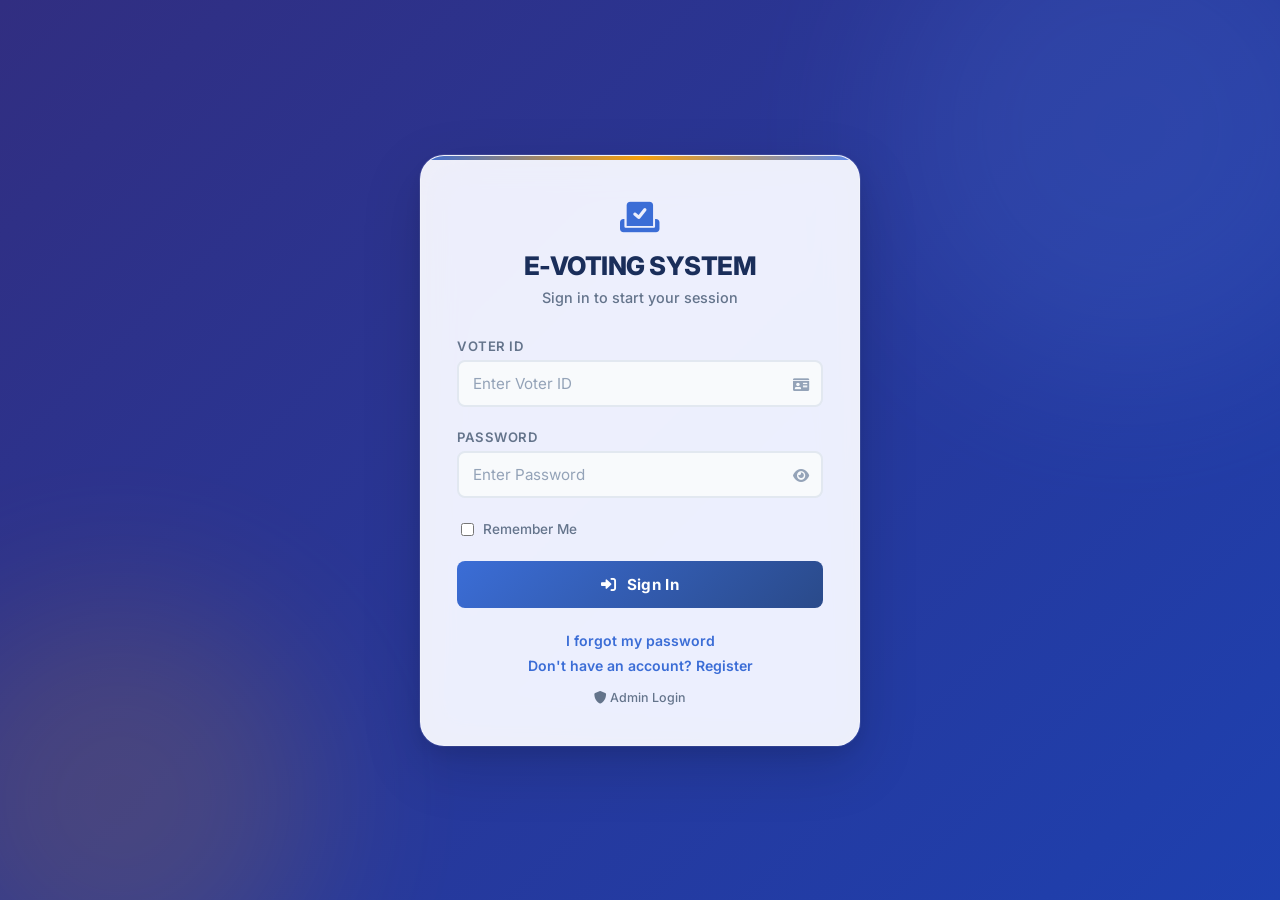
<file: index.html>
<!DOCTYPE html>
<html lang="en">

<head>
    <meta charset="UTF-8">
    <meta name="viewport" content="width=device-width, initial-scale=1.0">
    <meta name="description"
        content="E-Voting System — Secure voter login portal. Sign in with your Voter ID to cast your vote.">
    <title>E-Voting System | Login</title>
    <link rel="stylesheet" href="https://cdnjs.cloudflare.com/ajax/libs/font-awesome/6.0.0/css/all.min.css">
    <link href="https://fonts.googleapis.com/css2?family=Inter:wght@400;500;600;700;800&display=swap" rel="stylesheet">
    <link rel="stylesheet" href="css/main.css">
</head>

<body>

    <div class="auth-page-bg">
        <div class="auth-container">
            <div class="auth-box">
                <div class="auth-header">
                    <div style="font-size: 2.2rem; margin-bottom: 12px; color: var(--secondary-color);">
                        <i class="fas fa-vote-yea" aria-hidden="true"></i>
                    </div>
                    <h2>E-VOTING SYSTEM</h2>
                    <p>Sign in to start your session</p>
                </div>

                <form id="loginForm">
                    <div class="input-group">
                        <label for="voterId">Voter ID</label>
                        <input type="text" id="voterId" placeholder="Enter Voter ID" required autocomplete="username">
                        <i class="fas fa-id-card icon" aria-hidden="true"></i>
                    </div>

                    <div class="input-group">
                        <label for="password">Password</label>
                        <input type="password" id="password" placeholder="Enter Password" required
                            autocomplete="current-password">
                        <i class="fas fa-eye icon toggle-password" id="togglePassword" id="toggleIcon"
                            aria-label="Toggle password visibility"></i>
                    </div>

                    <div
                        style="display: flex; justify-content: space-between; align-items: center; margin-bottom: 22px; font-size: 0.85rem;">
                        <div style="display: flex; align-items: center; gap: 6px;">
                            <input type="checkbox" id="remember" style="accent-color: var(--secondary-color);">
                            <label for="remember"
                                style="color: var(--text-muted); cursor: pointer; font-weight: 500;">Remember Me</label>
                        </div>
                    </div>

                    <button type="submit" class="btn-primary">
                        <i class="fas fa-sign-in-alt" aria-hidden="true" style="margin-right: 6px;"></i> Sign In
                    </button>
                </form>

                <div class="auth-link" style="display: flex; flex-direction: column; gap: 8px;">
                    <a href="forgot_password.html">I forgot my password</a>
                    <a href="register.html">Don't have an account? Register</a>
                    <a href="admin_login.html"
                        style="color: var(--text-muted); font-size: 0.78rem; margin-top: 8px; font-weight: 500;">
                        <i class="fas fa-shield-alt" aria-hidden="true" style="margin-right: 4px;"></i>Admin Login
                    </a>
                </div>
            </div>
        </div>
    </div>

    <script src="js/utils.js"></script>
    <script src="js/auth.js"></script>

</body>

</html>
</file>
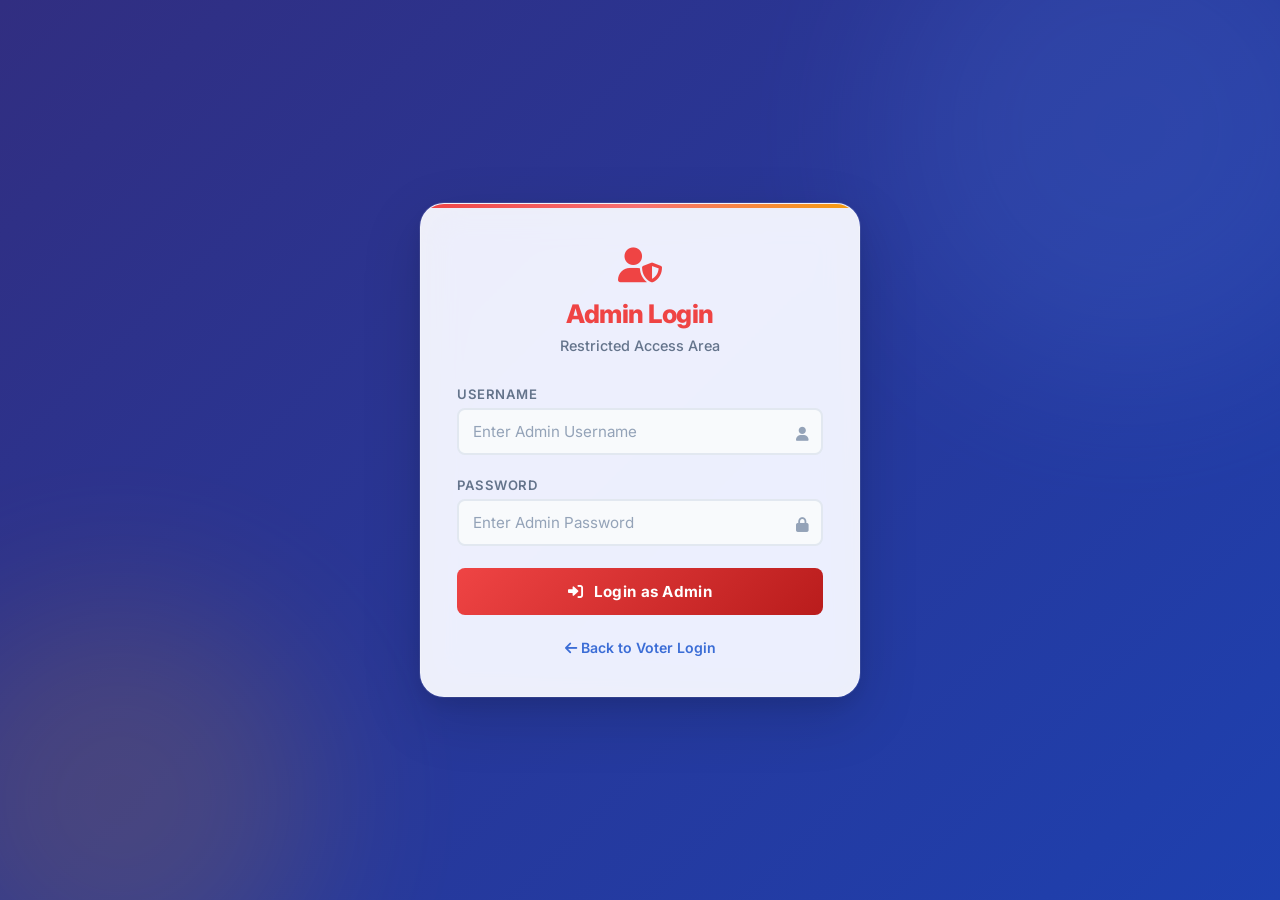
<file: admin_dashboard.html>
<!DOCTYPE html>
<html lang="en">

<head>
    <meta charset="UTF-8">
    <meta name="viewport" content="width=device-width, initial-scale=1.0">
    <meta name="description"
        content="E-Voting Admin Dashboard — Manage candidates, view live results, and administer elections securely.">
    <title>E-Voting | Admin Dashboard</title>
    <link rel="stylesheet" href="https://cdnjs.cloudflare.com/ajax/libs/font-awesome/6.0.0/css/all.min.css">
    <link href="https://fonts.googleapis.com/css2?family=Inter:wght@400;500;600;700;800&display=swap" rel="stylesheet">
    <link rel="stylesheet" href="css/main.css">
    <style>
        /* ── Layout ── */
        body {
            display: flex;
            height: 100vh;
            overflow: hidden;
            background: var(--bg-color);
        }

        /* ── Sidebar ── */
        .sidebar {
            width: 270px;
            background: linear-gradient(180deg, #0c1929 0%, #152847 50%, #1e3a6e 100%);
            color: white;
            display: flex;
            flex-direction: column;
            padding: 0;
            box-shadow: 4px 0 24px rgba(0, 0, 0, 0.2);
            transition: transform 0.3s cubic-bezier(.4, 0, .2, 1);
            z-index: 200;
            flex-shrink: 0;
        }

        .sidebar-header {
            text-align: center;
            padding: 28px 24px;
            border-bottom: 1px solid rgba(255, 255, 255, 0.06);
            background: rgba(0, 0, 0, 0.15);
        }

        .sidebar-header h3 {
            margin: 0;
            font-size: 1.15rem;
            font-weight: 800;
            letter-spacing: -0.01em;
            display: flex;
            align-items: center;
            justify-content: center;
            gap: 10px;
        }

        .sidebar-header h3 i {
            color: var(--accent-color);
            font-size: 1.3rem;
        }

        .nav-links {
            list-style: none;
            padding: 16px 0;
            margin: 0;
            flex-grow: 1;
        }

        .nav-links li {
            padding: 0;
        }

        .nav-links a {
            display: flex;
            align-items: center;
            gap: 12px;
            padding: 14px 28px;
            color: rgba(255, 255, 255, 0.55);
            text-decoration: none;
            transition: all 0.25s ease;
            border-left: 3px solid transparent;
            cursor: pointer;
            font-size: 0.92rem;
            font-weight: 600;
        }

        .nav-links a:hover,
        .nav-links a.active {
            background-color: rgba(255, 255, 255, 0.07);
            color: white;
            border-left-color: var(--accent-color);
        }

        .nav-links a.active {
            background-color: rgba(255, 255, 255, 0.1);
        }

        .nav-links a:focus-visible {
            outline: 2px solid var(--accent-color);
            outline-offset: -2px;
        }

        .nav-links i {
            width: 22px;
            text-align: center;
            font-size: 1rem;
        }

        .logout-btn {
            background: linear-gradient(135deg, rgba(239, 68, 68, 0.9), rgba(185, 28, 28, 0.9));
            color: white;
            border: none;
            padding: 15px;
            text-align: center;
            cursor: pointer;
            text-decoration: none;
            font-weight: 700;
            display: flex;
            align-items: center;
            justify-content: center;
            gap: 8px;
            transition: all var(--transition);
            font-size: 0.92rem;
            font-family: var(--font);
        }

        .logout-btn:hover {
            background: linear-gradient(135deg, #dc2626, #991b1b);
        }

        .logout-btn:focus-visible {
            outline: 2px solid white;
            outline-offset: -2px;
        }

        /* ── Mobile Sidebar Toggle ── */
        .sidebar-toggle {
            display: none;
            position: fixed;
            top: 16px;
            left: 16px;
            z-index: 300;
            background: var(--primary-color);
            color: white;
            border: none;
            width: 44px;
            height: 44px;
            border-radius: var(--radius-sm);
            font-size: 1.2rem;
            cursor: pointer;
            box-shadow: var(--shadow-md);
            transition: all var(--transition);
            font-family: var(--font);
        }

        .sidebar-toggle:hover {
            background: var(--secondary-color);
            transform: scale(1.05);
        }

        .sidebar-overlay {
            display: none;
            position: fixed;
            top: 0;
            left: 0;
            width: 100%;
            height: 100%;
            background: rgba(0, 0, 0, 0.5);
            z-index: 150;
            backdrop-filter: blur(3px);
        }

        /* ── Main Content ── */
        .main-content {
            flex-grow: 1;
            padding: 32px;
            overflow-y: auto;
            background-color: var(--bg-color);
        }

        .header {
            margin-bottom: 28px;
            display: flex;
            justify-content: space-between;
            align-items: center;
            flex-wrap: wrap;
            gap: 12px;
        }

        .header h1 {
            color: var(--primary-color);
            margin: 0;
            font-size: 1.65rem;
            font-weight: 800;
            letter-spacing: -0.02em;
        }

        /* ── Stat Cards ── */
        .stats-grid {
            display: grid;
            grid-template-columns: repeat(auto-fit, minmax(240px, 1fr));
            gap: 20px;
            margin-bottom: 30px;
        }

        .stat-card {
            background: var(--card-bg);
            padding: 24px;
            border-radius: var(--radius-lg);
            box-shadow: var(--shadow-sm);
            display: flex;
            align-items: center;
            justify-content: space-between;
            transition: transform var(--transition), box-shadow var(--transition);
            border: 1px solid var(--border-color);
            position: relative;
            overflow: hidden;
        }

        .stat-card::before {
            content: '';
            position: absolute;
            top: 0;
            left: 0;
            right: 0;
            height: 3px;
            opacity: 0;
            transition: opacity var(--transition);
        }

        .stat-card:nth-child(1)::before {
            background: linear-gradient(90deg, #3b82f6, #60a5fa);
        }

        .stat-card:nth-child(2)::before {
            background: linear-gradient(90deg, #10b981, #34d399);
        }

        .stat-card:nth-child(3)::before {
            background: linear-gradient(90deg, #f59e0b, #fbbf24);
        }

        .stat-card:hover {
            transform: translateY(-3px);
            box-shadow: var(--shadow-md);
        }

        .stat-card:hover::before {
            opacity: 1;
        }

        .stat-info h3 {
            margin: 0;
            font-size: 2rem;
            color: var(--primary-color);
            font-weight: 800;
            letter-spacing: -0.02em;
        }

        .stat-info p {
            margin: 4px 0 0;
            color: var(--text-muted);
            font-size: 0.85rem;
            font-weight: 500;
        }

        .stat-icon {
            width: 52px;
            height: 52px;
            border-radius: var(--radius-md);
            display: flex;
            align-items: center;
            justify-content: center;
            font-size: 1.4rem;
        }

        .stat-icon.voters {
            background: linear-gradient(135deg, #dbeafe, #bfdbfe);
            color: #2563eb;
        }

        .stat-icon.votes {
            background: linear-gradient(135deg, #d1fae5, #a7f3d0);
            color: #059669;
        }

        .stat-icon.turnout {
            background: linear-gradient(135deg, #fef3c7, #fde68a);
            color: #d97706;
        }

        /* ── Sections ── */
        .section {
            display: none;
            animation: sectionFadeIn 0.35s ease-out;
        }

        .section.active {
            display: block;
        }

        @keyframes sectionFadeIn {
            from {
                opacity: 0;
                transform: translateY(8px);
            }

            to {
                opacity: 1;
                transform: translateY(0);
            }
        }

        .panel {
            background: var(--card-bg);
            padding: 28px;
            border-radius: var(--radius-lg);
            box-shadow: var(--shadow-sm);
            margin-bottom: 28px;
            border: 1px solid var(--border-color);
        }

        .panel-header {
            display: flex;
            justify-content: space-between;
            align-items: center;
            margin-bottom: 22px;
            border-bottom: 1px solid var(--border-color);
            padding-bottom: 16px;
        }

        .panel-header h2 {
            margin: 0;
            color: var(--primary-color);
            font-size: 1.1rem;
            font-weight: 700;
        }

        /* ── Tables ── */
        table {
            width: 100%;
            border-collapse: collapse;
        }

        th,
        td {
            text-align: left;
            padding: 14px 16px;
            border-bottom: 1px solid var(--border-color);
        }

        th {
            background-color: #f8fafc;
            color: var(--text-muted);
            font-weight: 700;
            font-size: 0.78rem;
            text-transform: uppercase;
            letter-spacing: 0.6px;
        }

        tr {
            transition: background var(--transition);
        }

        tr:hover td {
            background-color: #f8fafc;
        }

        tr:last-child td {
            border-bottom: none;
        }

        .btn-sm {
            padding: 8px 12px;
            border-radius: var(--radius-sm);
            border: none;
            cursor: pointer;
            color: white;
            margin-right: 6px;
            transition: all var(--transition);
            font-size: 0.82rem;
            font-family: var(--font);
            font-weight: 600;
            display: inline-flex;
            align-items: center;
            gap: 4px;
        }

        .btn-sm:hover {
            transform: translateY(-1px);
            box-shadow: 0 3px 10px rgba(0, 0, 0, 0.15);
        }

        .btn-sm:focus-visible {
            outline: 2px solid var(--primary-color);
            outline-offset: 2px;
        }

        .btn-edit {
            background: linear-gradient(135deg, var(--secondary-color), #4b7bd5);
        }

        .btn-delete {
            background: linear-gradient(135deg, var(--danger-color), #dc2626);
        }

        .badge-info {
            background: linear-gradient(135deg, #dbeafe, #bfdbfe);
            color: #1e40af;
            padding: 5px 14px;
            border-radius: 20px;
            font-size: 0.8rem;
            font-weight: 700;
            display: inline-flex;
            align-items: center;
            gap: 4px;
        }

        /* ── Results Bars ── */
        .result-bar-container {
            margin-bottom: 20px;
        }

        .result-labels {
            display: flex;
            justify-content: space-between;
            margin-bottom: 8px;
            font-size: 0.88rem;
            color: var(--text-color);
            font-weight: 500;
        }

        .result-labels strong {
            color: var(--text-muted);
            font-size: 0.85rem;
        }

        .progress-bg {
            background: #e2e8f0;
            height: 24px;
            border-radius: 12px;
            overflow: hidden;
            position: relative;
        }

        .progress-fill {
            height: 100%;
            border-radius: 12px;
            transition: width 1.2s cubic-bezier(0.4, 0, 0.2, 1);
            position: relative;
        }

        .progress-fill::after {
            content: '';
            position: absolute;
            inset: 0;
            background: linear-gradient(90deg, transparent, rgba(255, 255, 255, 0.15));
            border-radius: 12px;
        }

        /* ── Export Button ── */
        .btn-export {
            width: auto;
            background: linear-gradient(135deg, #10b981, #059669);
            color: white;
            border: none;
            padding: 10px 20px;
            border-radius: var(--radius-sm);
            font-weight: 700;
            font-size: 0.88rem;
            font-family: var(--font);
            cursor: pointer;
            display: inline-flex;
            align-items: center;
            gap: 8px;
            transition: all var(--transition);
        }

        .btn-export:hover {
            transform: translateY(-2px);
            box-shadow: 0 4px 14px rgba(16, 185, 129, 0.3);
        }

        /* ── Refresh Button ── */
        .btn-refresh {
            background: var(--primary-color);
            color: white;
            border: none;
            padding: 8px 16px;
            border-radius: var(--radius-sm);
            cursor: pointer;
            font-size: 0.82rem;
            font-family: var(--font);
            font-weight: 600;
            display: inline-flex;
            align-items: center;
            gap: 6px;
            transition: all var(--transition);
        }

        .btn-refresh:hover {
            background: var(--primary-light);
            transform: translateY(-1px);
        }

        /* ── Custom Modal ── */
        .modal-backdrop {
            display: none;
            position: fixed;
            z-index: 1000;
            left: 0;
            top: 0;
            width: 100%;
            height: 100%;
            background-color: rgba(0, 0, 0, 0.5);
            align-items: center;
            justify-content: center;
            backdrop-filter: blur(4px);
        }

        .modal-backdrop.show {
            display: flex;
        }

        .modal-box {
            background-color: var(--card-bg);
            padding: 36px;
            border-radius: var(--radius-xl);
            text-align: center;
            max-width: 440px;
            width: 90%;
            box-shadow: var(--shadow-xl);
            animation: modalSlideIn 0.35s cubic-bezier(0.16, 1, 0.3, 1);
        }

        @keyframes modalSlideIn {
            from {
                transform: translateY(-20px) scale(0.96);
                opacity: 0;
            }

            to {
                transform: translateY(0) scale(1);
                opacity: 1;
            }
        }

        .modal-box h3 {
            margin: 0 0 8px;
            color: var(--primary-color);
            font-size: 1.2rem;
            font-weight: 800;
        }

        .modal-box p {
            color: var(--text-muted);
            margin: 0 0 20px;
            font-size: 0.92rem;
        }

        .modal-box .input-group {
            text-align: left;
            margin-bottom: 20px;
        }

        .modal-actions {
            display: flex;
            gap: 12px;
            justify-content: center;
            margin-top: 8px;
        }

        .btn-modal-cancel {
            background: #e2e8f0;
            color: var(--text-color);
            border: none;
            padding: 10px 24px;
            border-radius: var(--radius-sm);
            cursor: pointer;
            font-weight: 600;
            font-family: var(--font);
            transition: all var(--transition);
        }

        .btn-modal-cancel:hover {
            background: #cbd5e1;
        }

        .btn-modal-confirm {
            background: linear-gradient(135deg, var(--success-color), #059669);
            color: white;
            border: none;
            padding: 10px 24px;
            border-radius: var(--radius-sm);
            cursor: pointer;
            font-weight: 700;
            font-family: var(--font);
            transition: all var(--transition);
        }

        .btn-modal-confirm:hover {
            transform: translateY(-1px);
            box-shadow: 0 4px 14px rgba(16, 185, 129, 0.3);
        }

        .btn-modal-danger {
            background: linear-gradient(135deg, var(--danger-color), #dc2626);
            color: white;
            border: none;
            padding: 10px 24px;
            border-radius: var(--radius-sm);
            cursor: pointer;
            font-weight: 700;
            font-family: var(--font);
            transition: all var(--transition);
        }

        .btn-modal-danger:hover {
            transform: translateY(-1px);
            box-shadow: 0 4px 14px rgba(239, 68, 68, 0.3);
        }

        /* ── Candidates Layout ── */
        .candidates-layout {
            display: grid;
            grid-template-columns: 1fr 2fr;
            gap: 28px;
        }

        /* ── Responsive ── */
        @media (max-width: 768px) {
            .sidebar {
                position: fixed;
                top: 0;
                left: 0;
                height: 100%;
                transform: translateX(-100%);
            }

            .sidebar.open {
                transform: translateX(0);
            }

            .sidebar-overlay.show {
                display: block;
            }

            .sidebar-toggle {
                display: flex;
                align-items: center;
                justify-content: center;
            }

            .main-content {
                padding: 20px;
                padding-top: 72px;
            }

            .candidates-layout {
                grid-template-columns: 1fr;
            }

            .header h1 {
                font-size: 1.3rem;
            }

            .stats-grid {
                grid-template-columns: 1fr;
            }
        }
    </style>
</head>

<body>

    <!-- Mobile sidebar toggle -->
    <button class="sidebar-toggle" id="sidebarToggle" aria-label="Open sidebar menu">
        <i class="fas fa-bars" aria-hidden="true"></i>
    </button>
    <div class="sidebar-overlay" id="sidebarOverlay"></div>

    <nav class="sidebar" id="sidebar" role="navigation" aria-label="Admin navigation">
        <div class="sidebar-header">
            <h3><i class="fas fa-shield-alt" aria-hidden="true"></i> Admin Panel</h3>
        </div>
        <ul class="nav-links">
            <li><a data-target="dashboard" class="active" role="button" tabindex="0"><i class="fas fa-tachometer-alt"
                        aria-hidden="true"></i> Dashboard</a></li>
            <li><a data-target="candidates" role="button" tabindex="0"><i class="fas fa-users" aria-hidden="true"></i>
                    Manage Candidates</a></li>
            <li><a data-target="settings" role="button" tabindex="0"><i class="fas fa-cogs" aria-hidden="true"></i>
                    Settings</a></li>
        </ul>
        <a href="#" onclick="logout()" class="logout-btn" role="button">
            <i class="fas fa-sign-out-alt" aria-hidden="true"></i> Logout
        </a>
    </nav>

    <div class="main-content">

        <!-- DASHBOARD SECTION -->
        <div id="dashboard" class="section active">
            <div class="header">
                <h1>Dashboard Overview</h1>
                <button onclick="exportResults()" class="btn-export" aria-label="Export election results as CSV">
                    <i class="fas fa-file-csv" aria-hidden="true"></i> Export Results
                </button>
            </div>

            <div class="stats-grid">
                <div class="stat-card">
                    <div class="stat-info">
                        <h3 id="totalVoters">0</h3>
                        <p>Registered Voters</p>
                    </div>
                    <div class="stat-icon voters">
                        <i class="fas fa-user-friends" aria-hidden="true"></i>
                    </div>
                </div>
                <div class="stat-card">
                    <div class="stat-info">
                        <h3 id="totalVotes">0</h3>
                        <p>Total Votes Cast</p>
                    </div>
                    <div class="stat-icon votes">
                        <i class="fas fa-vote-yea" aria-hidden="true"></i>
                    </div>
                </div>
                <div class="stat-card">
                    <div class="stat-info">
                        <h3 id="turnout">0%</h3>
                        <p>Voter Turnout</p>
                    </div>
                    <div class="stat-icon turnout">
                        <i class="fas fa-chart-pie" aria-hidden="true"></i>
                    </div>
                </div>
            </div>

            <div class="panel">
                <div class="panel-header">
                    <h2>Live Results</h2>
                    <button onclick="updateStats()" class="btn-refresh" aria-label="Refresh live results">
                        <i class="fas fa-sync" aria-hidden="true"></i> Refresh
                    </button>
                </div>
                <div id="resultsContainer">
                    <!-- Bars will be inserted here -->
                </div>
            </div>
        </div>

        <!-- CANDIDATES SECTION -->
        <div id="candidates" class="section">
            <div class="header">
                <h1>Manage Candidates</h1>
            </div>

            <div class="candidates-layout">
                <div>
                    <div class="panel">
                        <div class="panel-header">
                            <h2>Add New Candidate</h2>
                        </div>
                        <form onsubmit="addCandidate(event)" id="addCandidateForm">
                            <div class="input-group">
                                <label for="candName">Candidate Name</label>
                                <input type="text" id="candName" required autocomplete="off">
                                <i class="fas fa-user icon" aria-hidden="true"></i>
                            </div>
                            <div class="input-group">
                                <label for="candParty">Party / Affiliation</label>
                                <input type="text" id="candParty" required autocomplete="off">
                                <i class="fas fa-flag icon" aria-hidden="true"></i>
                            </div>
                            <div class="input-group">
                                <label for="candIcon">Icon Class (FontAwesome)</label>
                                <input type="text" id="candIcon" placeholder="e.g. fa-user-tie" data-default="fa-user">
                                <i class="fas fa-icons icon" aria-hidden="true"></i>
                            </div>
                            <button type="submit" class="btn-primary">
                                <i class="fas fa-plus" aria-hidden="true" style="margin-right: 6px;"></i> Add Candidate
                            </button>
                        </form>
                    </div>
                </div>

                <div>
                    <div class="panel">
                        <div class="panel-header">
                            <h2>Existing Candidates</h2>
                        </div>
                        <div style="overflow-x: auto;">
                            <table>
                                <thead>
                                    <tr>
                                        <th>Candidate Info</th>
                                        <th>Party</th>
                                        <th>Votes</th>
                                        <th>Actions</th>
                                    </tr>
                                </thead>
                                <tbody id="candidatesTable">
                                    <!-- Rows go here -->
                                </tbody>
                            </table>
                        </div>
                    </div>
                </div>
            </div>
        </div>

        <!-- SETTINGS SECTION -->
        <div id="settings" class="section">
            <div class="header">
                <h1>System Settings</h1>
            </div>
            <div class="panel" style="max-width: 500px;">
                <div class="panel-header">
                    <h2>Change Admin Credentials</h2>
                </div>
                <form onsubmit="updateAdminCreds(event)">
                    <div class="input-group">
                        <label for="newAdminUser">New Username</label>
                        <input type="text" id="newAdminUser" required autocomplete="off">
                        <i class="fas fa-user-shield icon" aria-hidden="true"></i>
                    </div>
                    <div class="input-group">
                        <label for="newAdminPass">New Password</label>
                        <input type="password" id="newAdminPass" required autocomplete="new-password">
                        <i class="fas fa-key icon" aria-hidden="true"></i>
                    </div>
                    <button type="submit" class="btn-primary">
                        <i class="fas fa-save" aria-hidden="true" style="margin-right: 6px;"></i> Update Credentials
                    </button>
                </form>
            </div>
        </div>

    </div>

    <!-- Edit Emblem Modal -->
    <div class="modal-backdrop" id="editEmblemModal" role="dialog" aria-labelledby="editEmblemTitle" aria-modal="true">
        <div class="modal-box">
            <h3 id="editEmblemTitle">Edit Candidate Emblem</h3>
            <p>Enter a new FontAwesome icon class for <strong id="editEmblemCandName"></strong>.</p>
            <div class="input-group">
                <label for="editEmblemInput">Icon Class</label>
                <input type="text" id="editEmblemInput" placeholder="e.g. fa-user-tie">
                <i class="fas fa-icons icon" aria-hidden="true"></i>
            </div>
            <div
                style="margin-bottom: 16px; padding: 14px; background: #f8fafc; border-radius: var(--radius-sm); border: 1px solid var(--border-color);">
                <span style="color: var(--text-muted); font-size: 0.82rem; font-weight: 600;">Preview:</span>
                <i id="editEmblemPreview" class="fas fa-user"
                    style="font-size: 1.5rem; margin-left: 10px; color: var(--primary-color);"></i>
            </div>
            <div class="modal-actions">
                <button class="btn-modal-cancel" onclick="closeEmblemModal()">Cancel</button>
                <button class="btn-modal-confirm" onclick="saveEmblemEdit()">
                    <i class="fas fa-check" aria-hidden="true" style="margin-right: 4px;"></i> Save
                </button>
            </div>
        </div>
    </div>

    <!-- Delete Confirmation Modal -->
    <div class="modal-backdrop" id="deleteConfirmModal" role="dialog" aria-labelledby="deleteConfirmTitle"
        aria-modal="true">
        <div class="modal-box">
            <div style="font-size: 2.5rem; color: var(--danger-color); margin-bottom: 8px;">
                <i class="fas fa-exclamation-triangle" aria-hidden="true"></i>
            </div>
            <h3 id="deleteConfirmTitle" style="color: var(--danger-color);">Delete Candidate</h3>
            <p>Are you sure you want to delete <strong id="deleteCandName"></strong>? This will not remove existing
                votes for this candidate.</p>
            <div class="modal-actions">
                <button class="btn-modal-cancel" onclick="closeDeleteModal()">Cancel</button>
                <button class="btn-modal-danger" onclick="confirmDeleteCandidate()">
                    <i class="fas fa-trash" aria-hidden="true" style="margin-right: 4px;"></i> Delete
                </button>
            </div>
        </div>
    </div>

    <script src="js/utils.js"></script>
    <script src="js/admin.js"></script>
</body>

</html>
</file>
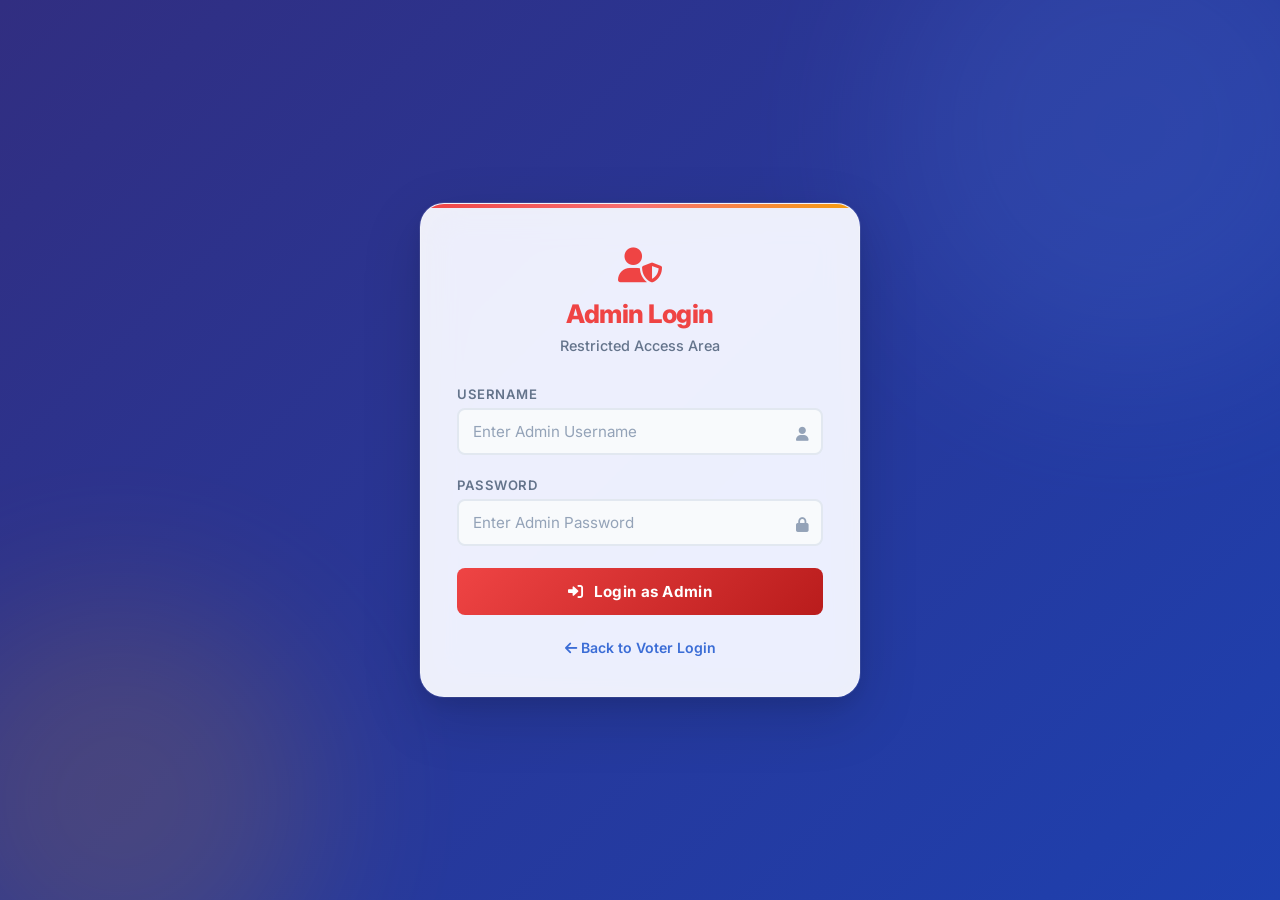
<file: admin_login.html>
<!DOCTYPE html>
<html lang="en">

<head>
    <meta charset="UTF-8">
    <meta name="viewport" content="width=device-width, initial-scale=1.0">
    <meta name="description" content="E-Voting System — Restricted admin access portal for election management.">
    <title>E-Voting | Admin Login</title>
    <link rel="stylesheet" href="https://cdnjs.cloudflare.com/ajax/libs/font-awesome/6.0.0/css/all.min.css">
    <link href="https://fonts.googleapis.com/css2?family=Inter:wght@400;500;600;700;800&display=swap" rel="stylesheet">
    <link rel="stylesheet" href="css/main.css">
    <style>
        .auth-box::before {
            background: linear-gradient(90deg, var(--danger-color), var(--danger-light), var(--accent-color)) !important;
        }

        .btn-primary.btn-danger {
            background: linear-gradient(135deg, var(--danger-color), #b91c1c);
        }

        .btn-primary.btn-danger:hover {
            box-shadow: 0 6px 20px rgba(239, 68, 68, 0.35);
        }
    </style>
</head>

<body>

    <div class="auth-page-bg">
        <div class="auth-container">
            <div class="auth-box">
                <div class="auth-header">
                    <div style="font-size: 2.2rem; margin-bottom: 12px; color: var(--danger-color);">
                        <i class="fas fa-user-shield" aria-hidden="true"></i>
                    </div>
                    <h2 style="color: var(--danger-color);">Admin Login</h2>
                    <p>Restricted Access Area</p>
                </div>

                <form id="adminLoginForm">
                    <div class="input-group">
                        <label for="adminUser">Username</label>
                        <input type="text" id="adminUser" placeholder="Enter Admin Username" required
                            autocomplete="username">
                        <i class="fas fa-user icon" aria-hidden="true"></i>
                    </div>

                    <div class="input-group">
                        <label for="adminPass">Password</label>
                        <input type="password" id="adminPass" placeholder="Enter Admin Password" required
                            autocomplete="current-password">
                        <i class="fas fa-lock icon" aria-hidden="true"></i>
                    </div>

                    <button type="submit" class="btn-primary btn-danger">
                        <i class="fas fa-sign-in-alt" aria-hidden="true" style="margin-right: 6px;"></i> Login as Admin
                    </button>
                </form>

                <div class="auth-link">
                    <a href="login.html"><i class="fas fa-arrow-left" aria-hidden="true"
                            style="margin-right: 4px;"></i>Back to Voter Login</a>
                </div>
            </div>
        </div>
    </div>

    <script src="js/utils.js"></script>
    <script>
        document.getElementById('adminLoginForm').addEventListener('submit', (e) => {
            e.preventDefault();
            const user = document.getElementById('adminUser').value.trim();
            const pass = document.getElementById('adminPass').value;

            const creds = Storage.get('adminCreds') || { username: 'admin', password: 'admin' };

            if (user === creds.username && pass === creds.password) {
                Storage.set('adminSession', true);
                Toast.show('Login Successful!', 'success');
                setTimeout(() => window.location.href = 'admin_dashboard.html', 1000);
            } else {
                Toast.show('Invalid Admin Credentials!', 'error');
            }
        });
    </script>

</body>

</html>
</file>
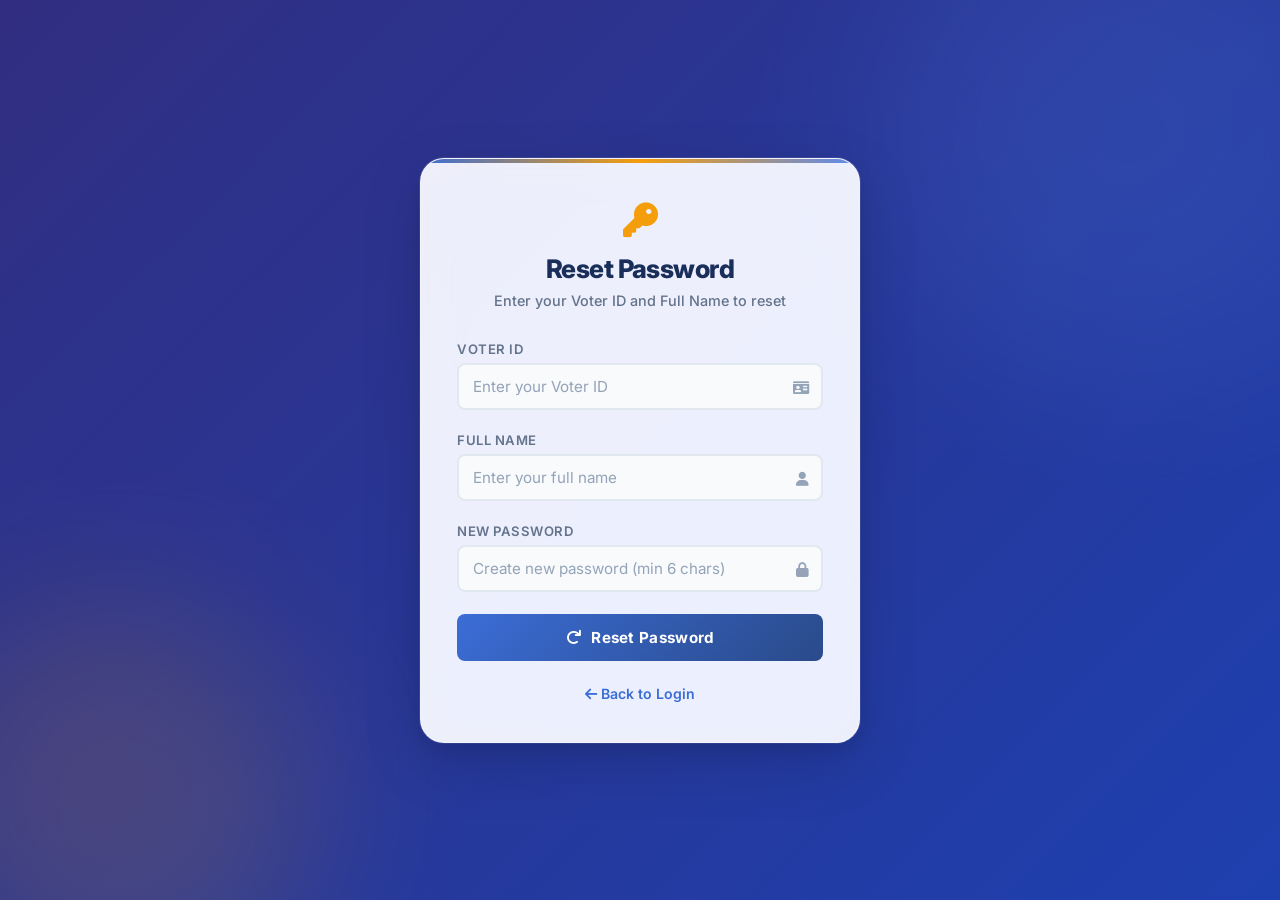
<file: forgot_password.html>
<!DOCTYPE html>
<html lang="en">

<head>
    <meta charset="UTF-8">
    <meta name="viewport" content="width=device-width, initial-scale=1.0">
    <meta name="description" content="E-Voting System — Reset your voter account password securely.">
    <title>E-Voting | Forgot Password</title>
    <link rel="stylesheet" href="https://cdnjs.cloudflare.com/ajax/libs/font-awesome/6.0.0/css/all.min.css">
    <link href="https://fonts.googleapis.com/css2?family=Inter:wght@400;500;600;700;800&display=swap" rel="stylesheet">
    <link rel="stylesheet" href="css/main.css">
</head>

<body>

    <div class="auth-page-bg">
        <div class="auth-container">
            <div class="auth-box">
                <div class="auth-header">
                    <div style="font-size: 2.2rem; margin-bottom: 12px; color: var(--accent-color);">
                        <i class="fas fa-key" aria-hidden="true"></i>
                    </div>
                    <h2>Reset Password</h2>
                    <p>Enter your Voter ID and Full Name to reset</p>
                </div>

                <form id="resetForm">
                    <div class="input-group">
                        <label for="voterId">Voter ID</label>
                        <input type="text" id="voterId" placeholder="Enter your Voter ID" required
                            autocomplete="username">
                        <i class="fas fa-id-card icon" aria-hidden="true"></i>
                    </div>

                    <div class="input-group">
                        <label for="fullName">Full Name</label>
                        <input type="text" id="fullName" placeholder="Enter your full name" required
                            autocomplete="name">
                        <i class="fas fa-user icon" aria-hidden="true"></i>
                    </div>

                    <div class="input-group">
                        <label for="newPass">New Password</label>
                        <input type="password" id="newPass" placeholder="Create new password (min 6 chars)" required
                            autocomplete="new-password">
                        <i class="fas fa-lock icon" aria-hidden="true"></i>
                    </div>

                    <button type="submit" class="btn-primary">
                        <i class="fas fa-redo" aria-hidden="true" style="margin-right: 6px;"></i> Reset Password
                    </button>
                </form>

                <div class="auth-link">
                    <a href="login.html"><i class="fas fa-arrow-left" aria-hidden="true"
                            style="margin-right: 4px;"></i>Back to Login</a>
                </div>
            </div>
        </div>
    </div>

    <script src="js/utils.js"></script>
    <script>
        document.getElementById('resetForm').addEventListener('submit', async (e) => {
            e.preventDefault();

            const voterId = document.getElementById('voterId').value.trim();
            const fullName = document.getElementById('fullName').value.trim();
            const newPass = document.getElementById('newPass').value;
            const btn = e.target.querySelector('button');

            if (newPass.length < 6) {
                Toast.show('Password too short (min 6 chars)', 'warning');
                return;
            }

            UI.setLoading(btn, true, 'Reset Password');

            setTimeout(async () => {
                const users = Storage.get('registeredUsers') || [];
                const userIndex = users.findIndex(u => u.voterId === voterId && u.fullName === fullName);

                if (userIndex !== -1) {
                    users[userIndex].password = await Storage.hash(newPass);
                    Storage.set('registeredUsers', users);

                    UI.setLoading(btn, false, 'Reset Password');
                    Toast.show('Password Reset Successfully!', 'success');
                    setTimeout(() => window.location.href = 'login.html', 1500);
                } else {
                    UI.setLoading(btn, false, 'Reset Password');
                    Toast.show('User details not found!', 'error');
                }
            }, 1000);
        });
    </script>

</body>

</html>
</file>
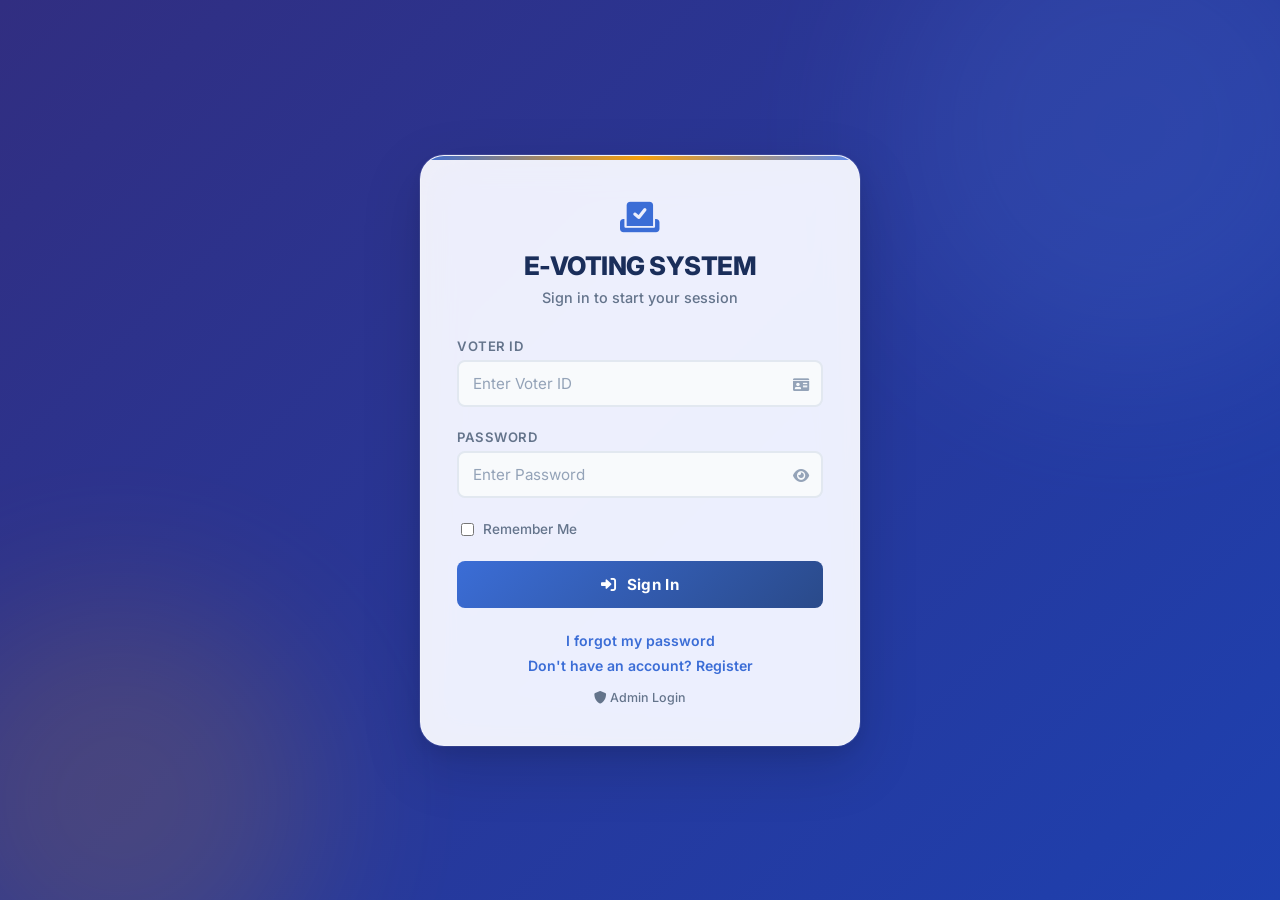
<file: login.html>
<!DOCTYPE html>
<html lang="en">

<head>
    <meta charset="UTF-8">
    <meta name="viewport" content="width=device-width, initial-scale=1.0">
    <meta name="description"
        content="E-Voting System — Secure voter login portal. Sign in with your Voter ID to cast your vote.">
    <title>E-Voting System | Login</title>
    <link rel="stylesheet" href="https://cdnjs.cloudflare.com/ajax/libs/font-awesome/6.0.0/css/all.min.css">
    <link href="https://fonts.googleapis.com/css2?family=Inter:wght@400;500;600;700;800&display=swap" rel="stylesheet">
    <link rel="stylesheet" href="css/main.css">
</head>

<body>

    <div class="auth-page-bg">
        <div class="auth-container">
            <div class="auth-box">
                <div class="auth-header">
                    <div style="font-size: 2.2rem; margin-bottom: 12px; color: var(--secondary-color);">
                        <i class="fas fa-vote-yea" aria-hidden="true"></i>
                    </div>
                    <h2>E-VOTING SYSTEM</h2>
                    <p>Sign in to start your session</p>
                </div>

                <form id="loginForm">
                    <div class="input-group">
                        <label for="voterId">Voter ID</label>
                        <input type="text" id="voterId" placeholder="Enter Voter ID" required autocomplete="username">
                        <i class="fas fa-id-card icon" aria-hidden="true"></i>
                    </div>

                    <div class="input-group">
                        <label for="password">Password</label>
                        <input type="password" id="password" placeholder="Enter Password" required
                            autocomplete="current-password">
                        <i class="fas fa-eye icon toggle-password" id="togglePassword" id="toggleIcon"
                            aria-label="Toggle password visibility"></i>
                    </div>

                    <div
                        style="display: flex; justify-content: space-between; align-items: center; margin-bottom: 22px; font-size: 0.85rem;">
                        <div style="display: flex; align-items: center; gap: 6px;">
                            <input type="checkbox" id="remember" style="accent-color: var(--secondary-color);">
                            <label for="remember"
                                style="color: var(--text-muted); cursor: pointer; font-weight: 500;">Remember Me</label>
                        </div>
                    </div>

                    <button type="submit" class="btn-primary">
                        <i class="fas fa-sign-in-alt" aria-hidden="true" style="margin-right: 6px;"></i> Sign In
                    </button>
                </form>

                <div class="auth-link" style="display: flex; flex-direction: column; gap: 8px;">
                    <a href="forgot_password.html">I forgot my password</a>
                    <a href="register.html">Don't have an account? Register</a>
                    <a href="admin_login.html"
                        style="color: var(--text-muted); font-size: 0.78rem; margin-top: 8px; font-weight: 500;">
                        <i class="fas fa-shield-alt" aria-hidden="true" style="margin-right: 4px;"></i>Admin Login
                    </a>
                </div>
            </div>
        </div>
    </div>

    <script src="js/utils.js"></script>
    <script src="js/auth.js"></script>

</body>

</html>
</file>
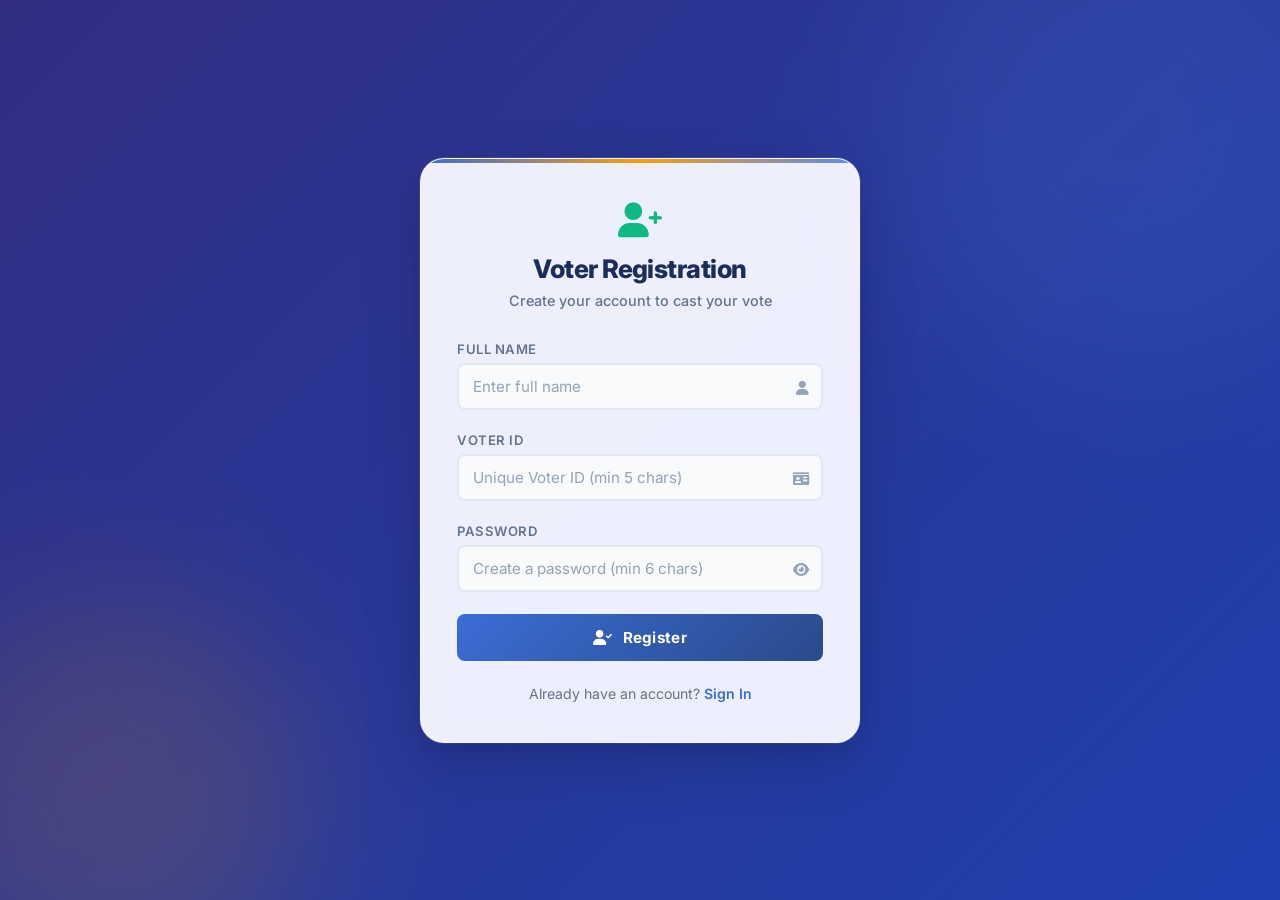
<file: register.html>
<!DOCTYPE html>
<html lang="en">

<head>
    <meta charset="UTF-8">
    <meta name="viewport" content="width=device-width, initial-scale=1.0">
    <meta name="description"
        content="E-Voting System — Register as a voter to participate in secure digital elections.">
    <title>E-Voting | Voter Registration</title>
    <link rel="stylesheet" href="https://cdnjs.cloudflare.com/ajax/libs/font-awesome/6.0.0/css/all.min.css">
    <link href="https://fonts.googleapis.com/css2?family=Inter:wght@400;500;600;700;800&display=swap" rel="stylesheet">
    <link rel="stylesheet" href="css/main.css">
</head>

<body>

    <div class="auth-page-bg">
        <div class="auth-container">
            <div class="auth-box">
                <div class="auth-header">
                    <div style="font-size: 2.2rem; margin-bottom: 12px; color: var(--success-color);">
                        <i class="fas fa-user-plus" aria-hidden="true"></i>
                    </div>
                    <h2>Voter Registration</h2>
                    <p>Create your account to cast your vote</p>
                </div>

                <form id="registerForm">
                    <div class="input-group">
                        <label for="fullName">Full Name</label>
                        <input type="text" id="fullName" placeholder="Enter full name" required autocomplete="name">
                        <i class="fas fa-user icon" aria-hidden="true"></i>
                    </div>

                    <div class="input-group">
                        <label for="voterId">Voter ID</label>
                        <input type="text" id="voterId" placeholder="Unique Voter ID (min 5 chars)" required
                            autocomplete="username">
                        <i class="fas fa-id-card icon" aria-hidden="true"></i>
                    </div>

                    <div class="input-group">
                        <label for="password">Password</label>
                        <input type="password" id="password" placeholder="Create a password (min 6 chars)" required
                            autocomplete="new-password">
                        <i class="fas fa-eye icon toggle-password" id="togglePassword" id="toggleIcon"
                            aria-label="Toggle password visibility"></i>
                    </div>

                    <button type="submit" class="btn-primary">
                        <i class="fas fa-user-check" aria-hidden="true" style="margin-right: 6px;"></i> Register
                    </button>
                </form>

                <div class="auth-link">
                    Already have an account? <a href="login.html">Sign In</a>
                </div>
            </div>
        </div>
    </div>

    <script src="js/utils.js"></script>
    <script src="js/auth.js"></script>

</body>

</html>
</file>
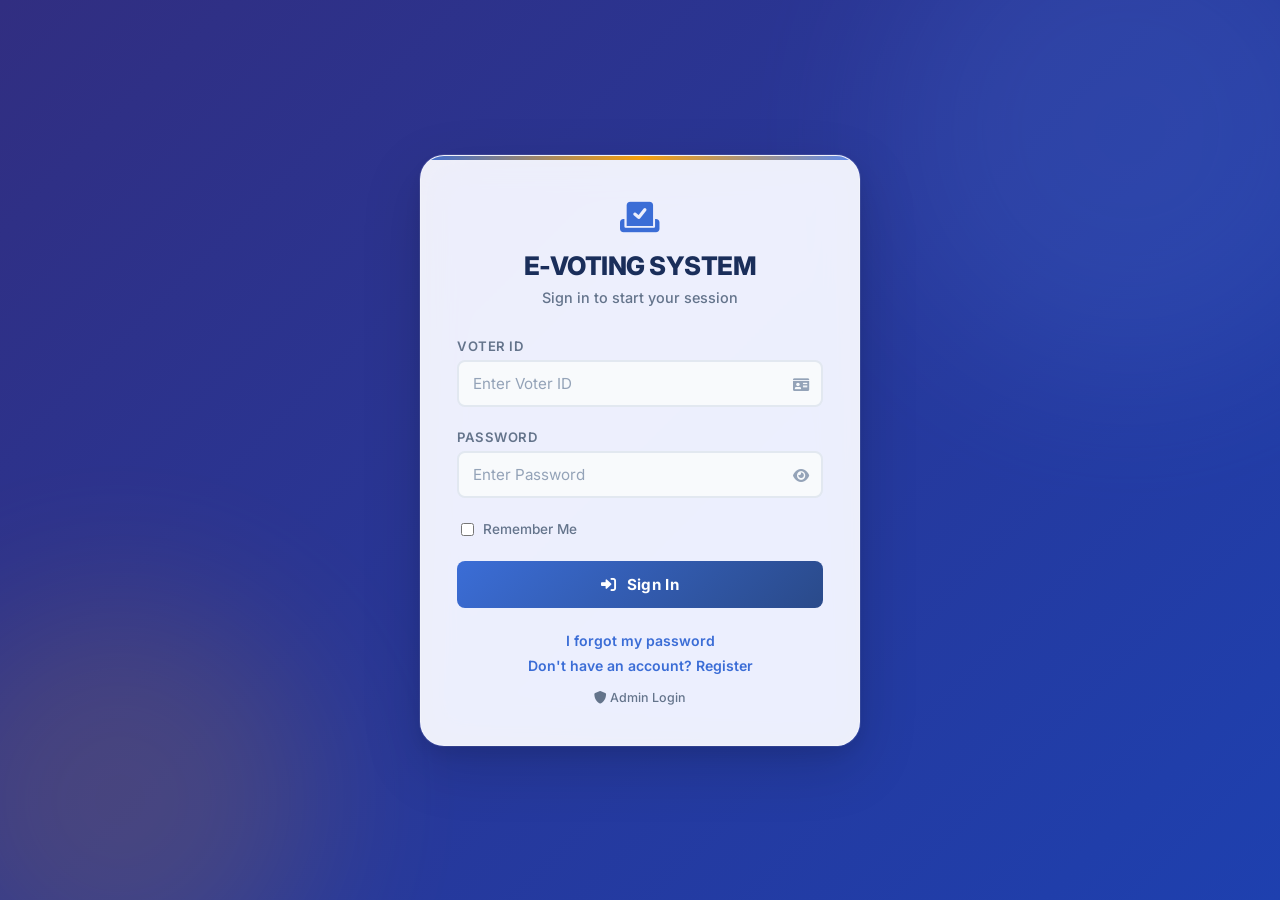
<file: voter_dashboard.html>
<!DOCTYPE html>
<html lang="en">

<head>
    <meta charset="UTF-8">
    <meta name="viewport" content="width=device-width, initial-scale=1.0">
    <meta name="description"
        content="E-Voting System — Cast your vote securely. View candidates and participate in the election.">
    <title>E-Voting Dashboard</title>
    <link rel="stylesheet" href="https://cdnjs.cloudflare.com/ajax/libs/font-awesome/6.0.0/css/all.min.css">
    <link href="https://fonts.googleapis.com/css2?family=Inter:wght@400;500;600;700;800&display=swap" rel="stylesheet">
    <link rel="stylesheet" href="css/main.css">
    <style>
        body {
            background: var(--bg-color);
            min-height: 100vh;
            margin: 0;
        }

        /* ── Navbar ── */
        .navbar {
            background: linear-gradient(135deg, var(--primary-color), var(--secondary-color));
            color: white;
            padding: 0 2rem;
            height: 64px;
            display: flex;
            justify-content: space-between;
            align-items: center;
            box-shadow: 0 4px 20px rgba(0, 0, 0, 0.15);
            position: sticky;
            top: 0;
            z-index: 100;
            backdrop-filter: blur(12px);
        }

        .navbar .logo {
            font-size: 1.3rem;
            font-weight: 800;
            display: flex;
            align-items: center;
            gap: 10px;
            letter-spacing: -0.02em;
        }

        .navbar .logo i {
            font-size: 1.5rem;
            color: var(--accent-color);
        }

        .navbar .user-info {
            display: flex;
            align-items: center;
            gap: 16px;
            font-size: 0.9rem;
            font-weight: 500;
        }

        .btn-logout {
            background: rgba(255, 255, 255, 0.12);
            border: 1px solid rgba(255, 255, 255, 0.2);
            color: white;
            padding: 8px 18px;
            border-radius: 20px;
            cursor: pointer;
            transition: all var(--transition);
            text-decoration: none;
            font-size: 0.85rem;
            font-weight: 600;
            font-family: var(--font);
            display: inline-flex;
            align-items: center;
            gap: 6px;
        }

        .btn-logout:hover {
            background: rgba(255, 255, 255, 0.22);
            transform: translateY(-1px);
        }

        /* ── Container ── */
        .container {
            max-width: 1200px;
            margin: 2rem auto;
            padding: 0 1.5rem;
            display: flex;
            gap: 2rem;
            flex-wrap: wrap;
        }

        /* ── Profile Sidebar ── */
        .sidebar-profile {
            flex: 1;
            min-width: 260px;
            max-width: 300px;
            background: var(--card-bg);
            border-radius: var(--radius-lg);
            box-shadow: var(--shadow-md);
            height: fit-content;
            overflow: hidden;
            border: 1px solid var(--border-color);
        }

        .profile-header {
            text-align: center;
            padding: 28px 20px 20px;
            background: linear-gradient(135deg, #f0f4ff, #e8efff);
            border-bottom: 1px solid var(--border-color);
        }

        .profile-avatar {
            width: 72px;
            height: 72px;
            background: linear-gradient(135deg, var(--secondary-color), var(--primary-light));
            border-radius: 50%;
            margin: 0 auto 12px;
            display: flex;
            align-items: center;
            justify-content: center;
            font-size: 1.8rem;
            color: white;
            box-shadow: 0 4px 16px rgba(59, 109, 214, 0.3);
        }

        .profile-header h3 {
            margin: 0 0 4px;
            font-size: 1.05rem;
            font-weight: 700;
            color: var(--text-color);
        }

        .profile-header p {
            margin: 0;
        }

        .profile-details {
            padding: 20px;
        }

        .profile-details h4 {
            margin: 0 0 12px;
            color: var(--primary-color);
            font-size: 0.85rem;
            text-transform: uppercase;
            letter-spacing: 0.5px;
        }

        .profile-details p {
            font-size: 0.88rem;
            color: var(--text-muted);
            display: flex;
            align-items: center;
            gap: 8px;
            margin: 0;
        }

        .badge {
            padding: 5px 14px;
            border-radius: 20px;
            font-size: 0.78rem;
            font-weight: 700;
            text-transform: uppercase;
            letter-spacing: 0.3px;
            display: inline-flex;
            align-items: center;
            gap: 4px;
        }

        .badge-success {
            background: linear-gradient(135deg, #d1fae5, #a7f3d0);
            color: #065f46;
        }

        .badge-warning {
            background: linear-gradient(135deg, #fef3c7, #fde68a);
            color: #92400e;
        }

        /* ── Main Section ── */
        .main-section {
            flex: 3;
            min-width: 0;
        }

        .header-section h2 {
            color: var(--primary-color);
            margin: 0 0 4px;
            font-size: 1.5rem;
            font-weight: 800;
            letter-spacing: -0.02em;
        }

        .header-section p {
            color: var(--text-muted);
            margin: 0 0 24px;
            font-size: 0.92rem;
        }

        /* ── Candidate Cards ── */
        .candidates-grid {
            display: grid;
            grid-template-columns: repeat(auto-fill, minmax(260px, 1fr));
            gap: 1.5rem;
        }

        .candidate-card {
            background: var(--card-bg);
            border-radius: var(--radius-lg);
            overflow: hidden;
            box-shadow: var(--shadow-md);
            transition: transform var(--transition), box-shadow var(--transition);
            display: flex;
            flex-direction: column;
            border: 1px solid var(--border-color);
            position: relative;
        }

        .candidate-card::before {
            content: '';
            position: absolute;
            top: 0;
            left: 0;
            right: 0;
            height: 4px;
            background: linear-gradient(90deg, var(--secondary-color), var(--accent-color));
            opacity: 0;
            transition: opacity var(--transition);
        }

        .candidate-card:hover {
            transform: translateY(-6px);
            box-shadow: var(--shadow-lg);
        }

        .candidate-card:hover::before {
            opacity: 1;
        }

        .candidate-img-placeholder {
            height: 160px;
            background: linear-gradient(135deg, #e0e7ff, #c7d2fe);
            display: flex;
            align-items: center;
            justify-content: center;
            color: var(--secondary-color);
            font-size: 3.5rem;
            position: relative;
            overflow: hidden;
        }

        .candidate-img-placeholder::after {
            content: '';
            position: absolute;
            inset: 0;
            background: linear-gradient(180deg, transparent 60%, rgba(255, 255, 255, 0.6));
        }

        .candidate-info {
            padding: 1.5rem;
            text-align: center;
            flex-grow: 1;
            display: flex;
            flex-direction: column;
            align-items: center;
        }

        .candidate-name {
            font-size: 1.1rem;
            font-weight: 700;
            margin-bottom: 4px;
            color: var(--text-color);
        }

        .candidate-party {
            color: var(--text-muted);
            font-size: 0.85rem;
            margin-bottom: 1.2rem;
            font-weight: 500;
        }

        .btn-vote {
            background: linear-gradient(135deg, var(--secondary-color), var(--primary-light));
            color: white;
            border: none;
            padding: 11px 28px;
            border-radius: 25px;
            cursor: pointer;
            font-size: 0.92rem;
            font-weight: 700;
            font-family: var(--font);
            transition: all var(--transition);
            width: 100%;
            max-width: 200px;
            display: inline-flex;
            align-items: center;
            justify-content: center;
            gap: 6px;
            margin-top: auto;
        }

        .btn-vote:hover {
            transform: translateY(-2px);
            box-shadow: 0 6px 20px rgba(59, 109, 214, 0.35);
        }

        .btn-vote:active {
            transform: translateY(0);
        }

        /* ── Vote Status Message ── */
        .status-message {
            margin-bottom: 1.5rem;
            padding: 1rem 1.2rem;
            border-radius: var(--radius-md);
            display: none;
            font-size: 0.95rem;
            font-weight: 500;
        }

        .status-success {
            background: linear-gradient(135deg, #d1fae5, #a7f3d0);
            color: #065f46;
            border: 1px solid #6ee7b7;
            display: flex;
            align-items: center;
            gap: 10px;
        }

        .status-success i {
            font-size: 1.2rem;
        }

        /* ── Vote Confirmation Modal ── */
        .modal {
            display: none;
            position: fixed;
            z-index: 1000;
            left: 0;
            top: 0;
            width: 100%;
            height: 100%;
            background-color: rgba(0, 0, 0, 0.5);
            align-items: center;
            justify-content: center;
            backdrop-filter: blur(4px);
        }

        .modal-content {
            background: var(--card-bg);
            padding: 2.5rem;
            border-radius: var(--radius-xl);
            text-align: center;
            max-width: 420px;
            width: 90%;
            box-shadow: var(--shadow-xl);
            animation: modalSlideIn 0.35s cubic-bezier(0.16, 1, 0.3, 1);
        }

        @keyframes modalSlideIn {
            from {
                transform: translateY(-20px) scale(0.96);
                opacity: 0;
            }

            to {
                transform: translateY(0) scale(1);
                opacity: 1;
            }
        }

        .modal h3 {
            margin: 0 0 8px;
            color: var(--primary-color);
            font-size: 1.25rem;
            font-weight: 800;
        }

        .modal p {
            color: var(--text-muted);
            font-size: 0.92rem;
            margin: 0 0 6px;
        }

        .modal-actions {
            margin-top: 1.8rem;
            display: flex;
            gap: 12px;
            justify-content: center;
        }

        .btn-confirm {
            background: linear-gradient(135deg, var(--success-color), #059669);
            color: white;
            border: none;
            padding: 11px 28px;
            border-radius: var(--radius-sm);
            cursor: pointer;
            font-weight: 700;
            font-family: var(--font);
            font-size: 0.9rem;
            transition: all var(--transition);
        }

        .btn-confirm:hover {
            transform: translateY(-1px);
            box-shadow: 0 4px 14px rgba(16, 185, 129, 0.3);
        }

        .btn-cancel {
            background: #e2e8f0;
            color: var(--text-color);
            border: none;
            padding: 11px 28px;
            border-radius: var(--radius-sm);
            cursor: pointer;
            font-weight: 600;
            font-family: var(--font);
            font-size: 0.9rem;
            transition: all var(--transition);
        }

        .btn-cancel:hover {
            background: #cbd5e1;
        }

        /* ── Responsive ── */
        @media (max-width: 768px) {
            .container {
                flex-direction: column;
                margin: 1rem auto;
            }

            .sidebar-profile {
                max-width: 100%;
            }

            .main-section {
                min-width: 100%;
            }

            .candidates-grid {
                grid-template-columns: repeat(auto-fill, minmax(220px, 1fr));
            }

            .navbar {
                padding: 0 1rem;
            }

            .navbar .logo {
                font-size: 1.1rem;
            }
        }
    </style>
</head>

<body>

    <nav class="navbar" role="navigation" aria-label="Main navigation">
        <div class="logo">
            <i class="fas fa-vote-yea" aria-hidden="true"></i> E-VOTING SYSTEM
        </div>
        <div class="user-info">
            <span id="userDisplay">Loading...</span>
            <button id="logoutBtn" class="btn-logout">
                <i class="fas fa-sign-out-alt" aria-hidden="true"></i> Logout
            </button>
        </div>
    </nav>

    <div class="container">

        <!-- Profile Section -->
        <aside class="sidebar-profile">
            <div class="profile-header">
                <div class="profile-avatar">
                    <i class="fas fa-user" aria-hidden="true"></i>
                </div>
                <h3 id="profileName">User Name</h3>
                <p id="profileId" style="color: var(--text-muted); margin: 5px 0; font-size: 0.85rem;">ID: ---</p>
                <div style="margin-top: 10px;">
                    <span id="profileStatus" class="badge badge-warning">Loading...</span>
                </div>
            </div>
            <div class="profile-details">
                <h4>Account Info</h4>
                <p>
                    <i class="fas fa-shield-alt" aria-hidden="true" style="color: var(--success-color);"></i> Secure
                    Voter
                </p>
            </div>
        </aside>

        <!-- Main Voting Area -->
        <div class="main-section">
            <div class="header-section">
                <h2>Cast Your Vote</h2>
                <p>Select your preferred candidate below. Once cast, your vote is final.</p>
                <div id="voteStatus" class="status-message"></div>
            </div>

            <div class="candidates-grid" id="candidatesGrid">
                <div style="text-align: center; width: 100%; color: var(--text-muted); padding: 2rem;">
                    <i class="fas fa-spinner fa-spin"
                        style="font-size: 1.5rem; margin-bottom: 8px; display: block;"></i>
                    Loading candidates...
                </div>
            </div>
        </div>
    </div>

    <!-- Vote Confirmation Modal -->
    <div id="confirmModal" class="modal" role="dialog" aria-labelledby="modalTitle" aria-modal="true">
        <div class="modal-content">
            <div style="font-size: 2.5rem; color: var(--secondary-color); margin-bottom: 12px;">
                <i class="fas fa-check-circle" aria-hidden="true"></i>
            </div>
            <h3 id="modalTitle">Confirm Vote</h3>
            <p>Are you sure you want to vote for <b id="modalCandidateName" style="color: var(--secondary-color);"></b>?
            </p>
            <p style="font-size: 0.82rem; color: #94a3b8;">This action cannot be undone.</p>
            <div class="modal-actions">
                <button class="btn-cancel" onclick="closeModal()">Cancel</button>
                <button class="btn-confirm" onclick="confirmVote()">
                    <i class="fas fa-check" aria-hidden="true" style="margin-right: 4px;"></i> Confirm Vote
                </button>
            </div>
        </div>
    </div>

    <script src="js/utils.js"></script>
    <script src="js/vote.js"></script>

</body>

</html>
</file>
<file: css/main.css>
/* ══════════════════════════════════════════════
   E-Voting System — Design System
   ══════════════════════════════════════════════ */
@import url('https://fonts.googleapis.com/css2?family=Inter:wght@400;500;600;700;800&display=swap');

/* ── Design Tokens ── */
:root {
    --primary-color: #1a2e5a;
    --primary-light: #2a4a8a;
    --secondary-color: #3b6dd6;
    --secondary-light: #5a8af2;
    --accent-color: #f59e0b;
    --accent-light: #fbbf24;
    --success-color: #10b981;
    --success-light: #34d399;
    --danger-color: #ef4444;
    --danger-light: #f87171;
    --warning-color: #f59e0b;
    --text-color: #1e293b;
    --text-muted: #64748b;
    --bg-color: #f1f5f9;
    --card-bg: #ffffff;
    --border-color: #e2e8f0;
    --shadow-sm: 0 1px 3px rgba(0, 0, 0, 0.06), 0 1px 2px rgba(0, 0, 0, 0.04);
    --shadow-md: 0 4px 16px rgba(0, 0, 0, 0.08), 0 2px 6px rgba(0, 0, 0, 0.04);
    --shadow-lg: 0 12px 40px rgba(0, 0, 0, 0.12), 0 4px 12px rgba(0, 0, 0, 0.06);
    --shadow-xl: 0 20px 60px rgba(0, 0, 0, 0.15), 0 8px 20px rgba(0, 0, 0, 0.08);
    --radius-sm: 8px;
    --radius-md: 12px;
    --radius-lg: 16px;
    --radius-xl: 24px;
    --transition: 0.3s cubic-bezier(0.4, 0, 0.2, 1);
    --font: 'Inter', -apple-system, BlinkMacSystemFont, 'Segoe UI', sans-serif;
}

/* ── Reset & Base ── */
*,
*::before,
*::after {
    box-sizing: border-box;
}

body {
    font-family: var(--font);
    margin: 0;
    padding: 0;
    color: var(--text-color);
    -webkit-font-smoothing: antialiased;
    -moz-osx-font-smoothing: grayscale;
}

/* ══════════════════════════════════════════════
   Animated Gradient Background (Auth Pages)
   ══════════════════════════════════════════════ */
.auth-page-bg {
    min-height: 100vh;
    background: linear-gradient(-45deg, #0f172a, #1e3a5f, #1a2e5a, #1e40af, #312e81);
    background-size: 400% 400%;
    animation: gradientShift 15s ease infinite;
    position: relative;
    overflow: hidden;
}

/* Fallback for pages without .auth-page-bg wrapper */
body:not(:has(.auth-page-bg)):not(:has(.sidebar)):not(:has(.navbar)) {
    background: linear-gradient(-45deg, #0f172a, #1e3a5f, #1a2e5a, #1e40af);
    background-size: 400% 400%;
    animation: gradientShift 15s ease infinite;
    min-height: 100vh;
}

@keyframes gradientShift {
    0% {
        background-position: 0% 50%;
    }

    50% {
        background-position: 100% 50%;
    }

    100% {
        background-position: 0% 50%;
    }
}

/* ── Floating Decorations ── */
.auth-page-bg::before,
.auth-page-bg::after {
    content: '';
    position: absolute;
    border-radius: 50%;
    filter: blur(80px);
    opacity: 0.15;
    pointer-events: none;
}

.auth-page-bg::before {
    width: 500px;
    height: 500px;
    background: var(--secondary-light);
    top: -120px;
    right: -100px;
    animation: float 8s ease-in-out infinite;
}

.auth-page-bg::after {
    width: 400px;
    height: 400px;
    background: var(--accent-color);
    bottom: -100px;
    left: -80px;
    animation: float 10s ease-in-out infinite reverse;
}

@keyframes float {

    0%,
    100% {
        transform: translate(0, 0) scale(1);
    }

    50% {
        transform: translate(30px, -30px) scale(1.05);
    }
}

/* ══════════════════════════════════════════════
   Auth Container & Glassmorphic Card
   ══════════════════════════════════════════════ */
.auth-container {
    display: flex;
    justify-content: center;
    align-items: center;
    min-height: 100vh;
    padding: 20px;
    position: relative;
    z-index: 1;
}

.auth-box {
    background: rgba(255, 255, 255, 0.92);
    backdrop-filter: blur(20px) saturate(180%);
    -webkit-backdrop-filter: blur(20px) saturate(180%);
    width: 100%;
    max-width: 440px;
    padding: 40px 36px;
    border-radius: var(--radius-xl);
    box-shadow: var(--shadow-xl), 0 0 0 1px rgba(255, 255, 255, 0.1);
    border: 1px solid rgba(255, 255, 255, 0.25);
    animation: cardEntry 0.6s cubic-bezier(0.16, 1, 0.3, 1);
    position: relative;
    overflow: hidden;
}

.auth-box::before {
    content: '';
    position: absolute;
    top: 0;
    left: 0;
    right: 0;
    height: 4px;
    background: linear-gradient(90deg, var(--secondary-color), var(--accent-color), var(--secondary-light));
    border-radius: var(--radius-xl) var(--radius-xl) 0 0;
}

@keyframes cardEntry {
    from {
        opacity: 0;
        transform: translateY(24px) scale(0.96);
    }

    to {
        opacity: 1;
        transform: translateY(0) scale(1);
    }
}

@keyframes fadeIn {
    from {
        opacity: 0;
        transform: translateY(-10px);
    }

    to {
        opacity: 1;
        transform: translateY(0);
    }
}

/* ── Auth Header ── */
.auth-header {
    text-align: center;
    margin-bottom: 32px;
}

.auth-header h2 {
    color: var(--primary-color);
    margin: 0 0 8px;
    font-size: 1.6rem;
    font-weight: 800;
    letter-spacing: -0.02em;
}

.auth-header p {
    color: var(--text-muted);
    margin: 0;
    font-size: 0.9rem;
    font-weight: 500;
}

/* ══════════════════════════════════════════════
   Form Inputs
   ══════════════════════════════════════════════ */
.input-group {
    margin-bottom: 22px;
    position: relative;
}

.input-group label {
    display: block;
    margin-bottom: 6px;
    color: var(--text-muted);
    font-size: 0.82rem;
    font-weight: 600;
    text-transform: uppercase;
    letter-spacing: 0.5px;
}

.input-group input {
    width: 100%;
    padding: 12px 42px 12px 14px;
    border: 2px solid var(--border-color);
    border-radius: var(--radius-sm);
    font-size: 0.95rem;
    font-family: var(--font);
    box-sizing: border-box;
    transition: border-color var(--transition), box-shadow var(--transition), background var(--transition);
    background: #f8fafc;
    color: var(--text-color);
}

.input-group input::placeholder {
    color: #94a3b8;
}

.input-group input:hover {
    border-color: #cbd5e1;
    background: #fff;
}

.input-group input:focus {
    border-color: var(--secondary-color);
    outline: none;
    box-shadow: 0 0 0 4px rgba(59, 109, 214, 0.12);
    background: #fff;
}

.input-group .icon {
    position: absolute;
    right: 14px;
    bottom: 14px;
    color: #94a3b8;
    font-size: 0.9rem;
    transition: color var(--transition);
}

.input-group input:focus~.icon {
    color: var(--secondary-color);
}

.input-group .toggle-password {
    cursor: pointer;
    z-index: 10;
    transition: color var(--transition);
}

.input-group .toggle-password:hover {
    color: var(--secondary-color);
}

/* ══════════════════════════════════════════════
   Buttons
   ══════════════════════════════════════════════ */
.btn-primary {
    background: linear-gradient(135deg, var(--secondary-color), var(--primary-light));
    color: white;
    border: none;
    width: 100%;
    padding: 14px 24px;
    border-radius: var(--radius-sm);
    font-size: 0.95rem;
    font-weight: 700;
    font-family: var(--font);
    cursor: pointer;
    transition: transform var(--transition), box-shadow var(--transition), filter var(--transition);
    letter-spacing: 0.3px;
    position: relative;
    overflow: hidden;
}

.btn-primary::after {
    content: '';
    position: absolute;
    inset: 0;
    background: linear-gradient(135deg, rgba(255, 255, 255, 0.15), transparent);
    opacity: 0;
    transition: opacity var(--transition);
}

.btn-primary:hover {
    transform: translateY(-2px);
    box-shadow: 0 6px 20px rgba(59, 109, 214, 0.35);
}

.btn-primary:hover::after {
    opacity: 1;
}

.btn-primary:active {
    transform: translateY(0);
    box-shadow: 0 2px 8px rgba(59, 109, 214, 0.25);
}

.btn-primary:focus-visible {
    outline: 3px solid var(--secondary-light);
    outline-offset: 2px;
}

.btn-primary:disabled {
    background: #cbd5e1;
    cursor: not-allowed;
    transform: none;
    box-shadow: none;
}

.btn-primary:disabled::after {
    display: none;
}

/* ── Auth Links ── */
.auth-link {
    text-align: center;
    margin-top: 24px;
    font-size: 0.88rem;
    color: var(--text-muted);
}

.auth-link a {
    color: var(--secondary-color);
    text-decoration: none;
    font-weight: 600;
    transition: color var(--transition);
}

.auth-link a:hover {
    color: var(--primary-color);
    text-decoration: underline;
}

/* ══════════════════════════════════════════════
   Toast Notifications
   ══════════════════════════════════════════════ */
#toast-container {
    position: fixed;
    top: 24px;
    right: 24px;
    z-index: 99999;
    display: flex;
    flex-direction: column;
    gap: 10px;
}

.toast {
    background: rgba(255, 255, 255, 0.98);
    backdrop-filter: blur(12px);
    padding: 14px 20px;
    border-radius: var(--radius-md);
    box-shadow: var(--shadow-lg);
    display: flex;
    align-items: center;
    gap: 12px;
    transform: translateX(120%);
    opacity: 0;
    transition: all 0.4s cubic-bezier(0.34, 1.56, 0.64, 1);
    min-width: 280px;
    max-width: 400px;
    border-left: 4px solid #cbd5e1;
    font-size: 0.9rem;
    font-weight: 500;
    color: var(--text-color);
}

.toast.show {
    transform: translateX(0);
    opacity: 1;
}

.toast i {
    font-size: 1.1rem;
    flex-shrink: 0;
}

.toast-success {
    border-left-color: var(--success-color);
}

.toast-success i {
    color: var(--success-color);
}

.toast-error {
    border-left-color: var(--danger-color);
}

.toast-error i {
    color: var(--danger-color);
}

.toast-info {
    border-left-color: var(--secondary-color);
}

.toast-info i {
    color: var(--secondary-color);
}

.toast-warning {
    border-left-color: var(--warning-color);
}

.toast-warning i {
    color: var(--warning-color);
}

/* ══════════════════════════════════════════════
   Utility Classes
   ══════════════════════════════════════════════ */
.sr-only {
    position: absolute;
    width: 1px;
    height: 1px;
    padding: 0;
    margin: -1px;
    overflow: hidden;
    clip: rect(0, 0, 0, 0);
    border: 0;
}

/* Responsive auth */
@media (max-width: 480px) {
    .auth-box {
        padding: 32px 24px;
        border-radius: var(--radius-lg);
    }

    .auth-header h2 {
        font-size: 1.35rem;
    }
}
</file>
